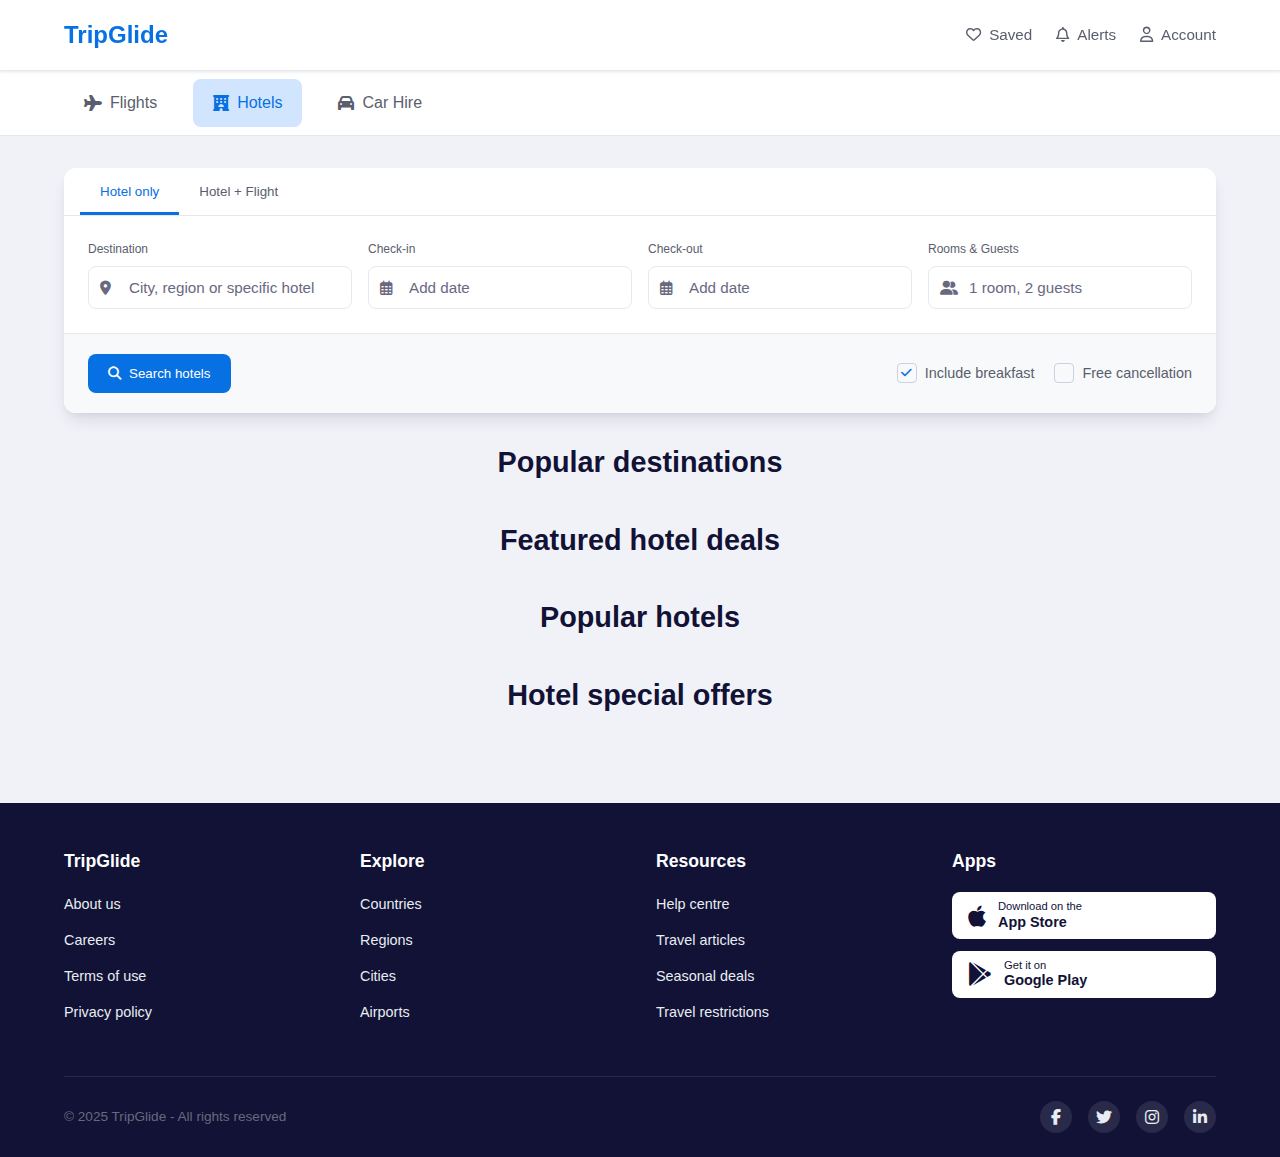
<file: hotels.html>
<!DOCTYPE html>
<html lang="en">
<head>
    <meta charset="UTF-8">
    <meta name="viewport" content="width=device-width, initial-scale=1.0">
    <title>TripGlide - Compare Cheap Flights, Hotels & Car Hire</title>
    <link rel="stylesheet" href="https://cdnjs.cloudflare.com/ajax/libs/font-awesome/6.4.0/css/all.min.css">
    <link rel="stylesheet" href="css/style.css">
    <link rel="icon" href="assets/favicon.ico" type="image/x-icon">
</head>
<body>
    <!-- Header -->
    <header class="main-header">
        <div class="container">
            <div class="header-content">
                <div class="logo">
                    <a href="#main-page">TripGlide</a>
                </div>
                <nav class="main-nav" id="main-nav">
                    <ul class="nav-links">
                        <!-- <li><a href="index.html" class="active"><i class="fas fa-search"></i> Search</a></li> -->
                        <li><a href="#"><i class="far fa-heart"></i> Saved</a></li>
                        <li><a href="#"><i class="far fa-bell"></i> Alerts</a></li>
                        <li><a href="#"><i class="far fa-user"></i> Account</a></li>
                    </ul>
                </nav>
                <div class="mobile-menu-btn">
                    <i class="fas fa-bars"></i>
                </div>
            </div>
        </div>
    </header>

    <main>
        <section id="main-page" class="active-page">
            <!-- Search Tabs -->
            <section class="search-tabs-container">
                <div class="container">
                    <div class="search-tabs">
                        <a href="index.html" class="tab"><i class="fas fa-plane"></i> Flights</a>
                        <a href="hotels.html" class="tab active"><i class="fas fa-hotel"></i> Hotels</a>
                        <a href="cars.html" class="tab"><i class="fas fa-car"></i> Car Hire</a>
                    </div>
                </div>
            </section>

            <!-- Hotel Search Section -->
            <section class="hotel-search-section">
                <div class="container">
                    <div class="search-box">
                        <div class="trip-type">
                            <button class="trip-option active" data-trip="hotel-only">Hotel only</button>
                            <button class="trip-option" data-trip="hotel-flight">Hotel + Flight</button>
                        </div>
                        
                        <div class="search-fields">
                            <div class="search-field destination-field">
                                <label>Destination</label>
                                <div class="input-with-icon">
                                    <i class="fas fa-map-marker-alt"></i>
                                    <input type="text" id="hotel-destination" placeholder="City, region or specific hotel">
                                </div>
                            </div>
                        
                            <div class="search-field check-in-field">
                                <label>Check-in</label>
                                <div class="input-with-icon">
                                    <i class="far fa-calendar-alt"></i>
                                    <input type="text" id="check-in-date" placeholder="Add date" onfocus="(this.type='date')">
                                </div>
                            </div>
                        
                            <div class="search-field check-out-field">
                                <label>Check-out</label>
                                <div class="input-with-icon">
                                    <i class="far fa-calendar-alt"></i>
                                    <input type="text" id="check-out-date" placeholder="Add date" onfocus="(this.type='date')">
                                </div>
                            </div>
                        
                            <div class="search-field rooms-guests-field">
                                <label>Rooms & Guests</label>
                                <div class="input-with-icon">
                                    <i class="fas fa-user-friends"></i>
                                    <input type="text" id="rooms-guests-input" placeholder="1 room, 2 guests" readonly>
                                </div>
                                <div class="rooms-guests-dropdown">
                                    <div class="room-container" id="room-1">
                                        <div class="room-header">
                                            <h4>Room 1</h4>
                                            <button class="remove-room-btn" data-room="1" style="display: none;">Remove</button>
                                        </div>
                                        <div class="guest-type">
                                            <span>Adults</span>
                                            <div class="guest-controls">
                                                <button class="guest-minus" data-type="adult" data-room="1">-</button>
                                                <span class="guest-count" id="room-1-adult-count">2</span>
                                                <button class="guest-plus" data-type="adult" data-room="1">+</button>
                                            </div>
                                        </div>
                                        <div class="guest-type">
                                            <span>Children</span>
                                            <div class="guest-controls">
                                                <button class="guest-minus" data-type="child" data-room="1">-</button>
                                                <span class="guest-count" id="room-1-child-count">0</span>
                                                <button class="guest-plus" data-type="child" data-room="1">+</button>
                                            </div>
                                        </div>
                                        <div class="child-ages" id="room-1-child-ages" style="display: none;">
                                            <!-- Child age selectors will be added dynamically -->
                                        </div>
                                    </div>
                                    <button class="add-room-btn" id="add-room-btn">
                                        <i class="fas fa-plus-circle"></i> Add another room
                                    </button>
                                    <button class="btn done-btn">Done</button>
                                </div>
                            </div>
                        </div>
                    
                        <div class="search-actions">
                            <button class="btn btn-primary search-btn" id="search-hotels-btn">
                                <i class="fas fa-search"></i> Search hotels
                            </button>
                            <div class="search-options">
                                <label class="checkbox-container">
                                    <input type="checkbox" id="include-breakfast" checked="checked">
                                    <span class="checkmark"></span>
                                    <span>Include breakfast</span>
                                </label>
                                <label class="checkbox-container">
                                    <input type="checkbox" id="free-cancellation">
                                    <span class="checkmark"></span>
                                    <span>Free cancellation</span>
                                </label>
                            </div>
                        </div>
                    </div>
                </div>
            </section>

            <!-- Popular Destinations -->
            <section class="popular-destinations-section">
                <div class="container">
                    <h2 class="section-title">Popular destinations</h2>
                    <div class="destinations-grid" id="popular-destinations-grid">
                        <!-- Cards will be generated dynamically -->
                    </div>
                </div>
            </section>

            <!-- Featured Hotel Deals -->
            <section class="hotel-deals-section">
                <div class="container">
                    <h2 class="section-title">Featured hotel deals</h2>
                    <div class="hotel-deals-grid" id="hotel-deals-grid">
                        <!-- Cards will be generated dynamically -->
                    </div>
                </div>
            </section>

            <!-- Hotel Trending Section -->
            <section class="hotel-trending-section">
                <div class="container">
                    <h2 class="section-title">Popular hotels</h2>
                    <div class="hotel-trending-grid" id="hotel-trending-grid">
                        <!-- Cards will be generated dynamically -->
                    </div>
                </div>
            </section>

            <!-- Hotel Deals -->
            <section class="hotel-deals-section">
                <div class="container">
                    <h2 class="section-title">Hotel special offers</h2>
                    <div class="hotel-deals-grid" id="hotel-deals-grid">
                        <!-- Cards will be generated dynamically -->
                    </div>
                </div>
            </section>
        </section>

        <!-- Hotel Search Results Page -->
        <section id="hotel-results-page" class="hotel-search-results hidden-page">
            <div class="container">
                <!-- Search Summary -->
                <div class="search-summary">
                    <div class="hotel-search-summary">
                        <h2 class="location" id="location-display">Hotels in Mumbai</h2>
                        <div class="stay-details">
                            <span id="hotel-date-display">20 Apr - 27 Apr</span>
                            <span class="divider">•</span>
                            <span id="rooms-display">1 room</span>
                            <span class="divider">•</span>
                            <span id="hotel-guests-display">2 guests</span>
                        </div>
                    </div>
                    <button class="btn btn-secondary" id="modify-hotel-search-btn">
                        <i class="fas fa-edit"></i> Modify search
                    </button>
                </div>
            
                <!-- Filters Section -->
                <div class="filters-section">
                    <div class="active-filters">
                        <h3>Filters</h3>
                        <div class="filter-tags" id="active-hotel-filters">
                            <span class="filter-tag">4+ stars <i class="fas fa-times"></i></span>
                        </div>
                    </div>
                    <div class="filter-options">
                        <button class="filter-btn" data-filter="price">
                            <i class="fas fa-dollar-sign"></i> Price <i class="fas fa-chevron-down"></i>
                        </button>
                        <button class="filter-btn" data-filter="rating">
                            <i class="fas fa-star"></i> Rating <i class="fas fa-chevron-down"></i>
                        </button>
                        <button class="filter-btn" data-filter="amenities">
                            <i class="fas fa-swimming-pool"></i> Amenities <i class="fas fa-chevron-down"></i>
                        </button>
                        <button class="filter-btn" data-filter="location">
                            <i class="fas fa-map-marker-alt"></i> Location <i class="fas fa-chevron-down"></i>
                        </button>
                    </div>
                </div>
            
                <!-- Sort Options -->
                <div class="sort-options">
                    <span>Sort by:</span>
                    <button class="sort-btn active" data-sort="recommended">Recommended</button>
                    <button class="sort-btn" data-sort="price-low">Price (low to high)</button>
                    <button class="sort-btn" data-sort="rating-high">Rating (high to low)</button>
                </div>
            
                <!-- Results List -->
                <div class="hotel-results-list" id="hotel-results-list">
                    <!-- Hotel cards will be generated dynamically -->
                </div>
            </div>
        </section>
    </main>

    <footer class="main-footer">
        <div class="container">
            <div class="footer-content">
                <div class="footer-section">
                    <h3>TripGlide</h3>
                    <ul class="footer-links">
                        <li><a href="#">About us</a></li>
                        <li><a href="#">Careers</a></li>
                        <li><a href="#">Terms of use</a></li>
                        <li><a href="#">Privacy policy</a></li>
                    </ul>
                </div>
                <div class="footer-section">
                    <h3>Explore</h3>
                    <ul class="footer-links">
                        <li><a href="#">Countries</a></li>
                        <li><a href="#">Regions</a></li>
                        <li><a href="#">Cities</a></li>
                        <li><a href="#">Airports</a></li>
                    </ul>
                </div>
                <div class="footer-section">
                    <h3>Resources</h3>
                    <ul class="footer-links">
                        <li><a href="#">Help centre</a></li>
                        <li><a href="#">Travel articles</a></li>
                        <li><a href="#">Seasonal deals</a></li>
                        <li><a href="#">Travel restrictions</a></li>
                    </ul>
                </div>
                <div class="footer-section">
                    <h3>Apps</h3>
                    <div class="app-buttons">
                        <button class="app-btn">
                            <i class="fab fa-apple app-icon"></i>
                            <div class="app-text">
                                <span>Download on the</span>
                                <span>App Store</span>
                            </div>
                        </button>
                        <button class="app-btn">
                            <i class="fab fa-google-play app-icon"></i>
                            <div class="app-text">
                                <span>Get it on</span>
                                <span>Google Play</span>
                            </div>
                        </button>
                    </div>
                </div>
            </div>
            <div class="footer-bottom">
                <p class="copyright">© 2025 TripGlide - All rights reserved</p>
                <div class="social-links">
                    <a href="#" class="social-link"><i class="fab fa-facebook-f"></i></a>
                    <a href="#" class="social-link"><i class="fab fa-twitter"></i></a>
                    <a href="#" class="social-link"><i class="fab fa-instagram"></i></a>
                    <a href="#" class="social-link"><i class="fab fa-linkedin-in"></i></a>
                </div>
            </div>
        </div>
    </footer>

    <script src="hotels/main.js"></script>
</body>
</html>
</file>
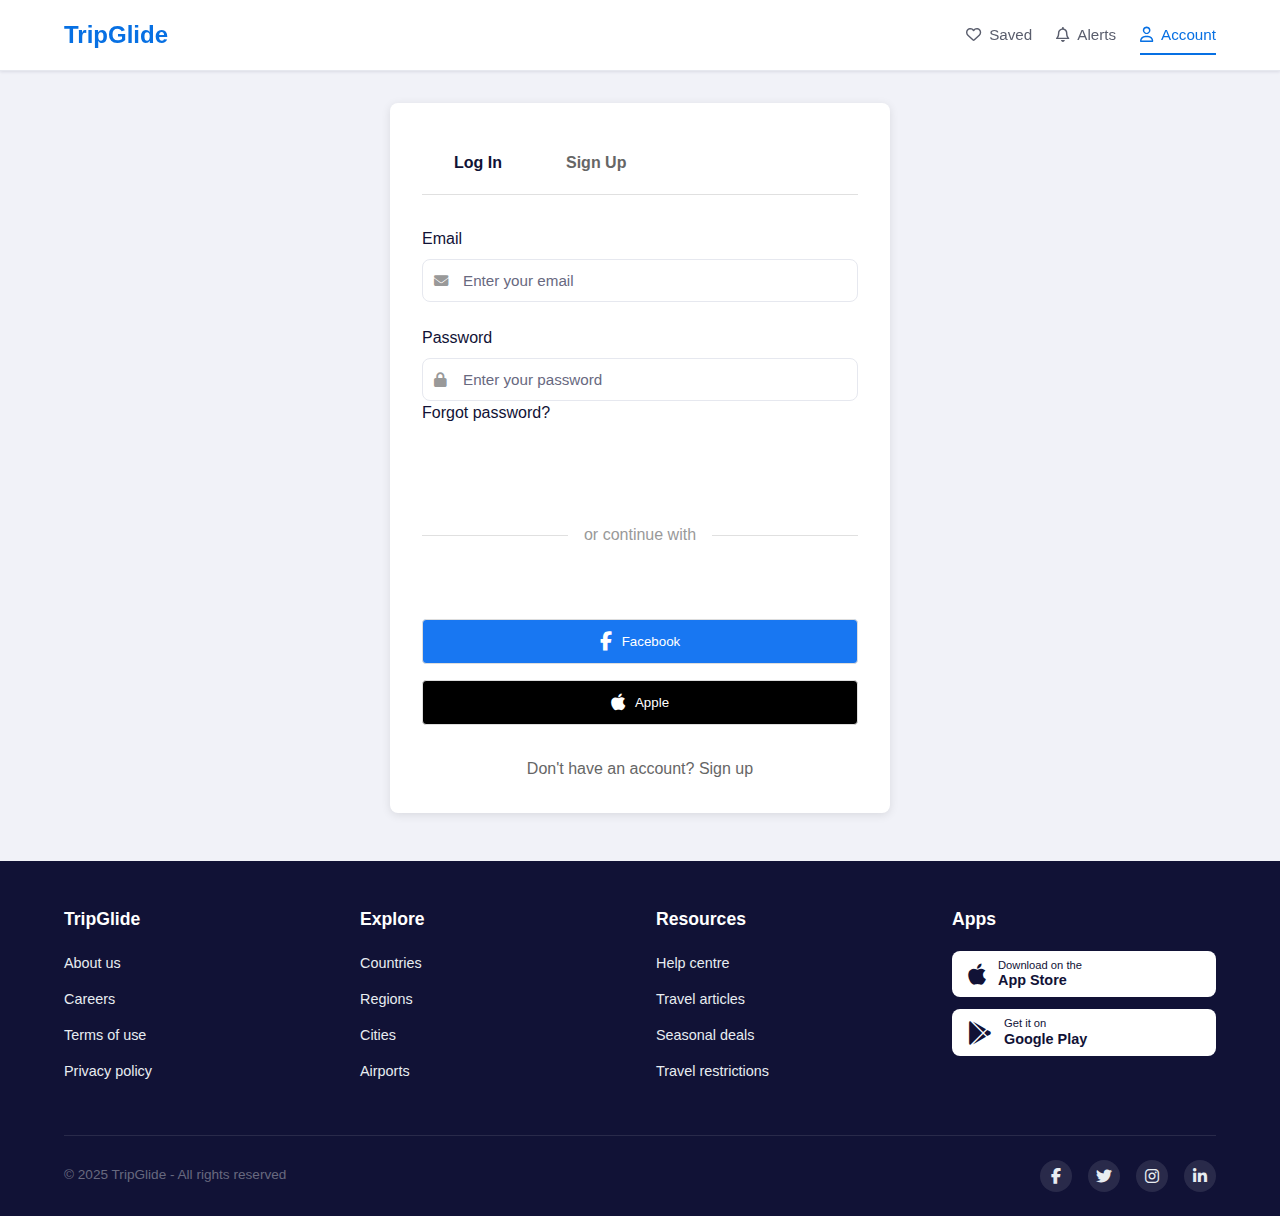
<file: user_login.html>
<!DOCTYPE html>
<html lang="en">
<head>
    <meta charset="UTF-8">
    <meta name="viewport" content="width=device-width, initial-scale=1.0">
    <title>TripGlide - Sign Up or Log In</title>
    <link rel="stylesheet" href="https://cdnjs.cloudflare.com/ajax/libs/font-awesome/6.4.0/css/all.min.css">
    <link rel="stylesheet" href="css/style.css">
    <link rel="icon" href="assets/favicon.ico" type="image/x-icon">
    <style>
        /* Additional styles for auth pages */
        .auth-container {
            max-width: 500px;
            margin: 2rem auto;
            padding: 2rem;
            background: white;
            border-radius: 8px;
            box-shadow: 0 2px 10px rgba(0,0,0,0.1);
        }
        
        .auth-tabs {
            display: flex;
            margin-bottom: 2rem;
            border-bottom: 1px solid #e0e0e0;
        }
        
        .auth-tab {
            padding: 1rem 2rem;
            cursor: pointer;
            font-weight: 600;
            color: #666;
            border-bottom: 3px solid transparent;
            transition: all 0.3s ease;
        }
        
        .auth-tab.active {
            color: var(--color-primary);
            border-bottom: 3px solid var(--color-primary);
        }
        
        .auth-form {
            display: none;
        }
        
        .auth-form.active {
            display: block;
        }
        
        .form-group {
            margin-bottom: 1.5rem;
        }
        
        .form-group label {
            display: block;
            margin-bottom: 0.5rem;
            font-weight: 500;
            color: var(--color-text-dark);
        }
        
        .form-control {
            width: 100%;
            padding: 0.75rem;
            border: 1px solid #ddd;
            border-radius: 4px;
            font-size: 1rem;
            transition: border 0.3s ease;
        }
        
        .form-control:focus {
            border-color: var(--color-primary);
            outline: none;
        }
        
        .input-with-icon {
            position: relative;
        }
        
        .input-with-icon i {
            position: absolute;
            left: 12px;
            top: 50%;
            transform: translateY(-50%);
            color: #999;
        }
        
        .input-with-icon input {
            padding-left: 40px;
        }
        
        .btn-auth {
            width: 100%;
            padding: 1rem;
            background: var(--color-primary);
            color: white;
            border: none;
            border-radius: 4px;
            font-size: 1rem;
            font-weight: 600;
            cursor: pointer;
            transition: background 0.3s ease;
        }
        
        .btn-auth:hover {
            background: var(--color-primary-dark);
        }
        
        .auth-divider {
            display: flex;
            align-items: center;
            margin: 1.5rem 0;
            color: #999;
        }
        
        .auth-divider::before,
        .auth-divider::after {
            content: "";
            flex: 1;
            border-bottom: 1px solid #e0e0e0;
        }
        
        .auth-divider span {
            padding: 0 1rem;
        }
        
        .social-auth {
            display: flex;
            flex-direction: column;
            gap: 1rem;
        }
        
        .btn-social {
            display: flex;
            align-items: center;
            justify-content: center;
            padding: 0.75rem;
            border: 1px solid #ddd;
            border-radius: 4px;
            font-weight: 500;
            cursor: pointer;
            transition: all 0.3s ease;
        }
        
        .btn-social i {
            margin-right: 10px;
            font-size: 1.2rem;
        }
        
        .btn-google {
            background: white;
            color: #4285F4;
        }
        
        .btn-facebook {
            background: #1877F2;
            color: white;
        }
        
        .btn-apple {
            background: black;
            color: white;
        }
        
        .auth-footer {
            text-align: center;
            margin-top: 2rem;
            color: #666;
        }
        
        .auth-footer a {
            color: var(--color-primary);
            text-decoration: none;
        }
        
        @media (max-width: 768px) {
            .auth-container {
                margin: 1rem;
                padding: 1.5rem;
            }
            
            .auth-tab {
                padding: 0.75rem 1rem;
                font-size: 0.9rem;
            }
        }
    </style>
</head>
<body>
    <!-- Header -->
    <header class="main-header">
        <div class="container">
            <div class="header-content">
                <div class="logo">
                    <a href="index.html">TripGlide</a>
                </div>
                <nav class="main-nav">
                    <ul class="nav-links">
                        <!-- <li><a href="index.html"><i class="fas fa-search"></i> Search</a></li> -->
                        <li><a href="#"><i class="far fa-heart"></i> Saved</a></li>
                        <li><a href="#"><i class="far fa-bell"></i> Alerts</a></li>
                        <li><a href="#" class="active"><i class="far fa-user"></i> Account</a></li>
                    </ul>
                </nav>
                <div class="mobile-menu-btn">
                    <i class="fas fa-bars"></i>
                </div>
            </div>
        </div>
    </header>

    <main>
        <section class="auth-section">
            <div class="container">
                <div class="auth-container">
                    <div class="auth-tabs">
                        <div class="auth-tab active" data-tab="login">Log In</div>
                        <div class="auth-tab" data-tab="signup">Sign Up</div>
                    </div>
                    
                    <!-- Login Form -->
                    <form id="login-form" class="auth-form active">
                        <div class="form-group">
                            <label for="login-email">Email</label>
                            <div class="input-with-icon">
                                <i class="fas fa-envelope"></i>
                                <input type="email" id="login-email" class="form-control" placeholder="Enter your email" required>
                            </div>
                        </div>
                        
                        <div class="form-group">
                            <label for="login-password">Password</label>
                            <div class="input-with-icon">
                                <i class="fas fa-lock"></i>
                                <input type="password" id="login-password" class="form-control" placeholder="Enter your password" required>
                            </div>
                            <div class="text-right">
                                <a href="#" class="forgot-password">Forgot password?</a>
                            </div>
                        </div>
                        
                        <button type="submit" class="btn-auth">Log In</button>
                        
                        <div class="auth-divider">
                            <span>or continue with</span>
                        </div>
                        
                        <div class="social-auth">
                            
                                <!-- Google Sign-In Button -->
<div id="g_id_onload"
     data-client_id="420681993853-tg4m31m6ahi0g8fjffl3hs7gbcclps3c.apps.googleusercontent.com"
     data-context="signup"
     data-ux_mode="popup"
     data-callback="handleGoogleSignIn"
     data-auto_prompt="false">
</div>

<div class="g_id_signin"
     data-type="standard"
     data-shape="rectangular"
     data-theme="outline"
     data-text="signup_with"
     data-size="large"
     data-logo_alignment="left"
     style="width: 100%; margin-bottom: 1rem;">
</div>
                            
                            <button type="button" class="btn-social btn-facebook">
                                <i class="fab fa-facebook-f"></i> Facebook
                            </button>
                            <button type="button" class="btn-social btn-apple">
                                <i class="fab fa-apple"></i> Apple
                            </button>
                        </div>
                    </form>
                    
                    <!-- Signup Form -->
                    <form id="signup-form" class="auth-form">
                        <div class="form-group">
                            <label for="signup-name">Full Name</label>
                            <div class="input-with-icon">
                                <i class="fas fa-user"></i>
                                <input type="text" id="signup-name" class="form-control" placeholder="Enter your full name" required>
                            </div>
                        </div>
                        
                        <div class="form-group">
                            <label for="signup-email">Email</label>
                            <div class="input-with-icon">
                                <i class="fas fa-envelope"></i>
                                <input type="email" id="signup-email" class="form-control" placeholder="Enter your email" required>
                            </div>
                        </div>
                        
                        <div class="form-group">
                            <label for="signup-password">Password</label>
                            <div class="input-with-icon">
                                <i class="fas fa-lock"></i>
                                <input type="password" id="signup-password" class="form-control" placeholder="Create a password" required>
                            </div>
                            <small class="text-muted">Use 8 or more characters with a mix of letters, numbers & symbols</small>
                        </div>
                        
                        <div class="form-group">
                            <label for="signup-confirm">Confirm Password</label>
                            <div class="input-with-icon">
                                <i class="fas fa-lock"></i>
                                <input type="password" id="signup-confirm" class="form-control" placeholder="Confirm your password" required>
                            </div>
                        </div>
                        
                        <div class="form-group">
                            <label class="checkbox-container">
                                <input type="checkbox" id="terms-agree" required>
                                <span class="checkmark"></span>
                                <span>I agree to the <a href="#">Terms of Service</a> and <a href="#">Privacy Policy</a></span>
                            </label>
                        </div>
                        
                        <button type="submit" class="btn-auth">Create Account</button>
                        
                        <div class="auth-divider">
                            <span>or sign up with</span>
                        </div>
                        
                        <div class="social-auth">
                            
                                <div id="g_id_onload"
                                     data-client_id="YOUR_GOOGLE_CLIENT_ID.apps.googleusercontent.com"
                                     data-context="signup"
                                     data-ux_mode="popup"
                                     data-callback="handleGoogleSignIn"
                                     data-auto_prompt="false">
                                </div>

                                <div class="g_id_signin"
                                     data-type="standard"
                                     data-shape="rectangular"
                                     data-theme="outline"
                                     data-text="signup_with"
                                     data-size="large"
                                     data-logo_alignment="left">
                                </div>
                            
                            <button type="button" class="btn-social btn-facebook">
                                <i class="fab fa-facebook-f"></i> Facebook
                            </button>
                            <button type="button" class="btn-social btn-apple">
                                <i class="fab fa-apple"></i> Apple
                            </button>
                        </div>
                    </form>
                    
                    <div class="auth-footer">
                        <div id="login-footer" class="auth-footer-text">
                            Don't have an account? <a href="#" class="switch-to-signup">Sign up</a>
                        </div>
                        <div id="signup-footer" class="auth-footer-text" style="display: none;">
                            Already have an account? <a href="#" class="switch-to-login">Log in</a>
                        </div>
                    </div>
                </div>
            </div>
        </section>
    </main>

    <!-- Footer (Same as other pages) -->
    <footer class="main-footer">
        <div class="container">
            <div class="footer-content">
                <div class="footer-section">
                    <h3>TripGlide</h3>
                    <ul class="footer-links">
                        <li><a href="#">About us</a></li>
                        <li><a href="#">Careers</a></li>
                        <li><a href="#">Terms of use</a></li>
                        <li><a href="#">Privacy policy</a></li>
                    </ul>
                </div>
                <div class="footer-section">
                    <h3>Explore</h3>
                    <ul class="footer-links">
                        <li><a href="#">Countries</a></li>
                        <li><a href="#">Regions</a></li>
                        <li><a href="#">Cities</a></li>
                        <li><a href="#">Airports</a></li>
                    </ul>
                </div>
                <div class="footer-section">
                    <h3>Resources</h3>
                    <ul class="footer-links">
                        <li><a href="#">Help centre</a></li>
                        <li><a href="#">Travel articles</a></li>
                        <li><a href="#">Seasonal deals</a></li>
                        <li><a href="#">Travel restrictions</a></li>
                    </ul>
                </div>
                <div class="footer-section">
                    <h3>Apps</h3>
                    <div class="app-buttons">
                        <button class="app-btn">
                            <i class="fab fa-apple app-icon"></i>
                            <div class="app-text">
                                <span>Download on the</span>
                                <span>App Store</span>
                            </div>
                        </button>
                        <button class="app-btn">
                            <i class="fab fa-google-play app-icon"></i>
                            <div class="app-text">
                                <span>Get it on</span>
                                <span>Google Play</span>
                            </div>
                        </button>
                    </div>
                </div>
            </div>
            <div class="footer-bottom">
                <p class="copyright">© 2025 TripGlide - All rights reserved</p>
                <div class="social-links">
                    <a href="#" class="social-link"><i class="fab fa-facebook-f"></i></a>
                    <a href="#" class="social-link"><i class="fab fa-twitter"></i></a>
                    <a href="#" class="social-link"><i class="fab fa-instagram"></i></a>
                    <a href="#" class="social-link"><i class="fab fa-linkedin-in"></i></a>
                </div>
            </div>
        </div>
    </footer>
    <script src="https://accounts.google.com/gsi/client" async defer></script>
    <script>
        // Tab switching functionality
        document.addEventListener('DOMContentLoaded', function() {
            const loginTab = document.querySelector('.auth-tab[data-tab="login"]');
            const signupTab = document.querySelector('.auth-tab[data-tab="signup"]');
            const loginForm = document.getElementById('login-form');
            const signupForm = document.getElementById('signup-form');
            const loginFooter = document.getElementById('login-footer');
            const signupFooter = document.getElementById('signup-footer');
            const switchToSignupLinks = document.querySelectorAll('.switch-to-signup');
            const switchToLoginLinks = document.querySelectorAll('.switch-to-login');
            
            // Switch to Signup
            function showSignup() {
                loginTab.classList.remove('active');
                signupTab.classList.add('active');
                loginForm.classList.remove('active');
                signupForm.classList.add('active');
                loginFooter.style.display = 'none';
                signupFooter.style.display = 'block';
            }
            
            // Switch to Login
            function showLogin() {
                signupTab.classList.remove('active');
                loginTab.classList.add('active');
                signupForm.classList.remove('active');
                loginForm.classList.add('active');
                signupFooter.style.display = 'none';
                loginFooter.style.display = 'block';
            }
            
            // Tab click events
            loginTab.addEventListener('click', showLogin);
            signupTab.addEventListener('click', showSignup);
            
            // Footer link events
            switchToSignupLinks.forEach(link => {
                link.addEventListener('click', function(e) {
                    e.preventDefault();
                    showSignup();
                });
            });
            
            switchToLoginLinks.forEach(link => {
                link.addEventListener('click', function(e) {
                    e.preventDefault();
                    showLogin();
                });
            });
            
            // Form submission (would be handled with backend in real implementation)
            loginForm.addEventListener('submit', function(e) {
                e.preventDefault();
                // Login logic would go here
                console.log('Login submitted');
            });
            
            signupForm.addEventListener('submit', function(e) {
                e.preventDefault();
                // Signup logic would go here
                console.log('Signup submitted');
            });
        });
        function handleGoogleSignIn(response) {
    const credential = response.credential;
    
    fetch('http://localhost:3000/api/auth/google', {
        method: 'POST',
        headers: {
            'Content-Type': 'application/json',
        },
        body: JSON.stringify({ token: credential })
    })
    .then(response => {
        if (!response.ok) {
            throw new Error('Network response was not ok');
        }
        return response.json();
    })
    .then(data => {
        if (data.success) {
            // Store token in localStorage
            localStorage.setItem('tripglide_token', data.token);
            localStorage.setItem('user', JSON.stringify(data.user));
            
            // Redirect to dashboard or home page
            window.location.href = '/dashboard.html';
        } else {
            alert('Authentication failed: ' + (data.message || 'Unknown error'));
        }
    })
    .catch(error => {
        console.error('Error:', error);
        alert('Authentication error. Please try again.');
    });
}

// Add this to your existing DOMContentLoaded event listener
document.getElementById('login-form').addEventListener('submit', function(e) {
    e.preventDefault();
    // Handle regular email/password login
    console.log('Regular login submitted');
});

document.getElementById('signup-form').addEventListener('submit', function(e) {
    e.preventDefault();
    // Handle regular signup
    console.log('Regular signup submitted');
});
    </script>
</body>
</html>
</file>
<file: css/style.css>
:root {
    /* Vibrant Color Palette - Skyscanner-inspired */
    --primary-blue: #0770e3;
    --primary-blue-dark: #054ab2;
    --primary-blue-light: #d1e5ff;
    --accent-green: #00a698;
    --accent-red: #d1435b;
    --accent-yellow: #ffb470;
    
    /* Text colors */
    --text-dark: #111236;
    --text-medium: #5a5e6d;
    --text-light: #68697f;
    --text-extra-light: #e8edf1;
    
    /* Backgrounds */
    --bg-white: #ffffff;
    --bg-light: #f1f2f8;
    --bg-lighter: #f7f9fa;
    --bg-dark: #111236;
    
    /* Borders & Dividers */
    --border-light: #e6e8ef;
    --border-medium: #cdd0df;
    
    /* Shadows */
    --shadow-sm: 0 1px 3px rgba(17, 18, 54, 0.1);
    --shadow-md: 0 4px 6px -1px rgba(17, 18, 54, 0.1), 0 2px 4px -1px rgba(17, 18, 54, 0.06);
    --shadow-lg: 0 10px 15px -3px rgba(17, 18, 54, 0.1), 0 4px 6px -2px rgba(17, 18, 54, 0.05);
    --shadow-xl: 0 20px 25px -5px rgba(17, 18, 54, 0.1), 0 10px 10px -5px rgba(17, 18, 54, 0.04);
    
    /* Transitions */
    --transition-fast: 0.15s ease-in-out;
    --transition-normal: 0.3s ease-in-out;
    --transition-slow: 0.5s ease-in-out;
    
    /* Border Radius */
    --radius-sm: 4px;
    --radius-md: 8px;
    --radius-lg: 12px;
    --radius-xl: 16px;
    --radius-full: 9999px;
}

/* Base Reset & Typography */
* {
    margin: 0;
    padding: 0;
    box-sizing: border-box;
}

html {
    scroll-behavior: smooth;
}

body {
    font-family: -apple-system, BlinkMacSystemFont, 'Segoe UI', Roboto, Oxygen, Ubuntu, Cantarell, sans-serif;
    line-height: 1.5;
    color: var(--text-dark);
    background-color: var(--bg-light);
    -webkit-font-smoothing: antialiased;
    -moz-osx-font-smoothing: grayscale;
}

h1, h2, h3, h4 {
    font-weight: 600;
    line-height: 1.2;
}

a {
    color: inherit;
    text-decoration: none;
    transition: color var(--transition-fast);
}

img {
    max-width: 100%;
    height: auto;
    display: block;
}

/* Layout Components */
.container {
    width: 100%;
    max-width: 1200px;
    margin: 0 auto;
    padding: 0 1.5rem;
}

.hidden-page {
    display: none;
}

.active-page {
    display: block;
}

/* Section styles */
.section-title {
    font-size: 1.5rem;
    font-weight: 700;
    margin-bottom: 1.5rem;
    color: var(--text-dark);
}

/* Header Styles */
.main-header {
    position: sticky;
    top: 0;
    z-index: 50;
    background-color: var(--bg-white);
    box-shadow: var(--shadow-sm);
    border-bottom: 1px solid var(--border-light);
}

.header-content {
    display: flex;
    justify-content: space-between;
    align-items: center;
    height: 70px;
}

.logo {
    font-size: 1.5rem;
    font-weight: 700;
    color: var(--primary-blue);
}

/* Navigation */
.main-nav .nav-links {
    display: flex;
    gap: 1.5rem;
    list-style: none;
}

.nav-links a {
    font-weight: 500;
    font-size: 0.95rem;
    color: var(--text-medium);
    display: flex;
    align-items: center;
    gap: 0.5rem;
    padding: 0.5rem 0;
    position: relative;
}

.nav-links a.active,
.nav-links a:hover {
    color: var(--primary-blue);
}

.nav-links a.active::after {
    content: '';
    position: absolute;
    bottom: -1px;
    left: 0;
    width: 100%;
    height: 2px;
    background: var(--primary-blue);
}

.mobile-menu-btn {
    display: none;
    font-size: 1.25rem;
    color: var(--text-dark);
    cursor: pointer;
}

/* Search Tabs */
.search-tabs-container {
    background-color: var(--bg-white);
    border-bottom: 1px solid var(--border-light);
}

.search-tabs {
    display: flex;
    gap: 1rem;
    padding: 0.5rem 0;
}

.tab {
    padding: 0.75rem 1.25rem;
    font-weight: 500;
    color: var(--text-medium);
    background: transparent;
    border: none;
    border-radius: var(--radius-md);
    cursor: pointer;
    display: flex;
    align-items: center;
    gap: 0.5rem;
    transition: background var(--transition-fast);
}

.tab:hover {
    background: var(--bg-light);
}

.tab.active {
    color: var(--primary-blue);
    background: var(--primary-blue-light);
}

/* Flight Search Box */
.flight-search-section {
    padding: 2rem 0;
}

.search-box {
    background: var(--bg-white);
    border-radius: var(--radius-lg);
    box-shadow: var(--shadow-lg);
    overflow: hidden;
}

.trip-type {
    display: flex;
    border-bottom: 1px solid var(--border-light);
    padding: 0 1rem;
}

.trip-option {
    padding: 1rem 1.25rem;
    font-weight: 500;
    color: var(--text-medium);
    background: transparent;
    border: none;
    cursor: pointer;
    position: relative;
    transition: color var(--transition-fast);
}

.trip-option:hover {
    color: var(--primary-blue);
}

.trip-option.active {
    color: var(--primary-blue);
}

.trip-option.active::after {
    content: '';
    position: absolute;
    bottom: 0;
    left: 0;
    width: 100%;
    height: 3px;
    background: var(--primary-blue);
}

/* Search Fields */
.search-fields {
    display: grid;
    grid-template-columns: repeat(auto-fit, minmax(200px, 1fr));
    gap: 1rem;
    padding: 1.5rem;
    position: relative;
}

.search-field {
    position: relative;
}

.search-field label {
    display: block;
    font-size: 0.75rem;
    font-weight: 500;
    color: var(--text-medium);
    margin-bottom: 0.5rem;
}

.input-with-icon {
    position: relative;
}

.input-with-icon i {
    position: absolute;
    left: 0.75rem;
    top: 50%;
    transform: translateY(-50%);
    color: var(--text-light);
    font-size: 0.9rem;
}

.input-with-icon input {
    width: 100%;
    padding: 0.75rem 1rem 0.75rem 2.5rem;
    border: 1px solid var(--border-light);
    border-radius: var(--radius-md);
    font-size: 0.95rem;
    color: var(--text-dark);
    transition: all var(--transition-fast);
    background-color: var(--bg-white);
}

.input-with-icon input:focus {
    outline: none;
    border-color: var(--primary-blue);
    box-shadow: 0 0 0 3px rgba(7, 112, 227, 0.15);
}

.input-with-icon input::placeholder {
    color: var(--text-light);
}

/* Swap Button */
.swap-btn {
    position: absolute;
    top: 100%;
    left: 21%;
    transform: translate(-50%, -50%);
    background: var(--primary-blue);
    color: white;
    border: none;
    width: 2.25rem;
    height: 2.25rem;
    border-radius: var(--radius-full);
    cursor: pointer;
    display: flex;
    align-items: center;
    justify-content: center;
    z-index: 5;
    box-shadow: var(--shadow-md);
    transition: all var(--transition-normal);
}

.swap-btn:hover {
    transform: translate(-50%, -50%) rotate(180deg);
    background: var(--primary-blue-dark);
}

/* Passengers Dropdown */
.passengers-field {
    position: relative;
}

.passengers-dropdown {
    /* position: absolute; */
    top: calc(100% + 0.5rem);
    right: 0;
    margin: 10px;
    background: var(--bg-white);
    border-radius: var(--radius-lg);
    box-shadow: var(--shadow-xl);
    padding: 1.25rem;
    z-index: 20;
    display: none;
}

.passengers-field.active .passengers-dropdown {
    display: block;
}

.passenger-type {
    display: flex;
    justify-content: space-between;
    align-items: center;
    margin-bottom: 1rem;
}

.passenger-controls {
    display: flex;
    align-items: center;
    gap: 0.75rem;
}

.passenger-minus,
.passenger-plus {
    width: 1.75rem;
    height: 1.75rem;
    border-radius: var(--radius-full);
    border: 1px solid var(--border-light);
    background: transparent;
    cursor: pointer;
    display: flex;
    align-items: center;
    justify-content: center;
    font-size: 1rem;
    transition: all var(--transition-fast);
}

.passenger-minus:hover,
.passenger-plus:hover {
    background: var(--bg-light);
    border-color: var(--border-medium);
}

.passenger-count {
    min-width: 1.5rem;
    text-align: center;
    font-weight: 500;
}

.cabin-class {
    margin-top: 1.25rem;
    padding-top: 1.25rem;
    border-top: 1px solid var(--border-light);
}

.cabin-class span {
    display: block;
    margin-bottom: 0.5rem;
}

.cabin-class select {
    width: 100%;
    padding: 0.75rem;
    border: 1px solid var(--border-light);
    border-radius: var(--radius-md);
    color: var(--text-dark);
    background-color: var(--bg-white);
}

.done-btn {
    width: 100%;
    margin-top: 1.25rem;
    padding: 0.75rem;
    background: var(--primary-blue);
    color: white;
    border: none;
    border-radius: var(--radius-md);
    font-weight: 500;
    cursor: pointer;
    transition: all var(--transition-fast);
}

.done-btn:hover {
    background: var(--primary-blue-dark);
}

/* Search Actions */
.search-actions {
    display: flex;
    justify-content: space-between;
    align-items: center;
    padding: 1.25rem 1.5rem;
    border-top: 1px solid var(--border-light);
    background: var(--bg-lighter);
}

.btn {
    padding: 0.75rem 1.25rem;
    border: none;
    border-radius: var(--radius-md);
    font-weight: 500;
    cursor: pointer;
    display: inline-flex;
    align-items: center;
    gap: 0.5rem;
    transition: all var(--transition-fast);
}

.btn-primary {
    background: var(--primary-blue);
    color: white;
}

.btn-primary:hover {
    background: var(--primary-blue-dark);
}

.btn-secondary {
    background: var(--bg-white);
    color: var(--primary-blue);
    border: 1px solid var(--primary-blue);
}

.btn-secondary:hover {
    background: var(--primary-blue-light);
}

.search-options {
    display: flex;
    align-items: center;
    gap: 1.25rem;
}

.checkbox-container {
    display: flex;
    align-items: center;
    gap: 0.5rem;
    cursor: pointer;
    font-size: 0.9rem;
    color: var(--text-medium);
}

.checkbox-container input {
    display: none;
}

.checkmark {
    width: 1.25rem;
    height: 1.25rem;
    border: 1px solid var(--border-medium);
    border-radius: var(--radius-sm);
    display: inline-flex;
    align-items: center;
    justify-content: center;
}

.checkbox-container input:checked ~ .checkmark::after {
    content: "\f00c";
    font-family: "Font Awesome 6 Free";
    font-weight: 900;
    font-size: 0.75rem;
    color: var(--primary-blue);
}

.btn-link {
    background: transparent;
    padding: 0;
    color: var(--primary-blue);
    font-size: 0.9rem;
}

.btn-link:hover {
    text-decoration: underline;
}

/* Trending & Deals Sections */
.trending-section,
.deals-section {
    padding: 3rem 0;
}

.trending-grid,
.deals-grid {
    display: grid;
    grid-template-columns: repeat(auto-fill, minmax(260px, 1fr));
    gap: 1.5rem;
}

/* .trending-section,
.deals-section {
    padding: 3rem 0;
} */

.popular-grid {
    display: grid;
    grid-template-columns: repeat(auto-fill, minmax(260px, 1fr));
    gap: 1.5rem;
    align-items: center;
}
.location-card {
    position: relative;
    overflow: hidden;
    border-radius: var(--radius-lg);
    box-shadow: var(--shadow-sm);
    aspect-ratio: 4/3; /* Maintain consistent aspect ratio */
    height: 200px; /* Set a fixed height or use min-height */
    transition: all var(--transition-slow);
    
}

.location-card img {
    width: 100%;
    height: 100%;
    object-fit: cover;
    transition: transform var(--transition-slow);
    filter: brightness(0.95); /* Slightly reduce brightness for better text contrast */
    will-change: transform; /* Optimize for animations */
}

/* Hover effects */
.location-card:hover {
    box-shadow: var(--shadow-md);
}

.location-card:hover img {
    transform: scale(1.05);
    filter: brightness(1);
}

/* Location info overlay */
.location-info {
    position: absolute;
    bottom: 0;
    left: 0;
    right: 0;
    padding: 1rem;
    background: linear-gradient(to top, rgba(0,0,0,0.7) 0%, transparent 100%);
    color: white;
    transform: translateY(0);
    transition: all var(--transition-slow);
}

.location-info h3 {
    margin: 0;
    font-size: 1.2rem;
    font-weight: 600;
}

.location-info p {
    margin: 0.25rem 0 0;
    font-size: 0.9rem;
    opacity: 0.9;
}

/* Hover effects for info */
.location-card:hover .location-info {
    transform: translateY(-5px);
}
.destination-card,
.deal-card {
    background: var(--bg-white);
    border-radius: var(--radius-lg);
    overflow: hidden;
    box-shadow: var(--shadow-md);
    transition: transform var(--transition-normal), box-shadow var(--transition-normal);
    cursor: pointer;
}

.destination-card:hover,
.deal-card:hover {
    transform: translateY(-4px);
    box-shadow: var(--shadow-lg);
}

.destination-image,
.deal-image {
    height: 160px;
    position: relative;
    overflow: hidden;
}

.destination-image img,
.deal-image img {
    width: 100%;
    height: 100%;
    object-fit: cover;
    transition: transform var(--transition-slow);
}

.destination-card:hover .destination-image img,
.deal-card:hover .deal-image img {
    transform: scale(1.05);
}

.destination-info,
.deal-info {
    padding: 1.25rem;
}

.destination-info h3,
.deal-info h3 {
    font-size: 1.1rem;
    margin-bottom: 0.5rem;
}

.destination-info p {
    font-size: 0.9rem;
    color: var(--text-medium);
}

.price {
    font-weight: 600;
    color: var(--primary-blue)
}

/* Deals Section Container */
.deals-section {
    padding: 3rem 0;
    background-color: var(--color-bg-light);
}

.section-title {
    text-align: center;
    margin-bottom: 2rem;
    font-size: 1.8rem;
    color: var(--color-text-dark);
    font-weight: 700;
}

/* Deals Grid Layout */
.deals-grid {
    display: grid;
    grid-template-columns: repeat(auto-fill, minmax(280px, 1fr));
    gap: 1.5rem;
    padding: 0 1rem;
}

/* ===== Car Rental Grid ===== */
.deals-section {
    padding: 3rem 0;
    background-color: var(--color-bg-light);
  }
  
  .section-title {
    text-align: center;
    margin-bottom: 2rem;
    font-size: 1.8rem;
    color: var(--color-text-dark);
    font-weight: 700;
    position: relative;
  }
  
  .section-title::after {
    content: "";
    display: block;
    width: 60px;
    height: 3px;
    background: var(--color-primary);
    margin: 0.5rem auto 0;
  }
  
  .deals-grid {
    display: grid;
    grid-template-columns: repeat(auto-fill, minmax(280px, 1fr));
    gap: 1.5rem;
    padding: 0 1rem;
    max-width: 1200px;
    margin: 0 auto;
  }
  
  /* ===== Car Card Design ===== */
  .car-card {
    background: white;
    border-radius: 8px;
    overflow: hidden;
    box-shadow: 0 2px 8px rgba(0,0,0,0.1);
    transition: all 0.3s ease;
    display: flex;
    flex-direction: column;
  }
  
  .car-card:hover {
    transform: translateY(-5px);
    box-shadow: 0 5px 15px rgba(0,0,0,0.1);
  }
  
  .car-card-img-container {
    position: relative;
    height: 180px;
    overflow: hidden;
  }
  
  .car-card img {
    width: 100%;
    height: 100%;
    object-fit: cover;
    transition: transform 0.5s ease;
  }
  
  .car-card:hover img {
    transform: scale(1.05);
  }
  
  .car-badge {
    position: absolute;
    top: 10px;
    right: 10px;
    background: var(--color-primary);
    color: white;
    padding: 0.25rem 0.5rem;
    border-radius: 4px;
    font-size: 0.75rem;
    font-weight: 600;
  }
  
  .car-info {
    padding: 1.25rem;
    flex-grow: 1;
    display: flex;
    flex-direction: column;
  }
  
  .car-info h3 {
    margin: 0 0 0.25rem;
    font-size: 1.25rem;
    color: var(--color-text-dark);
  }
  
  .car-type {
    margin: 0 0 1rem;
    font-size: 0.9rem;
    color: var(--color-text-muted);
  }
  
  .car-features {
    display: flex;
    gap: 1rem;
    margin-bottom: 1.25rem;
    flex-wrap: wrap;
  }
  
  .car-feature {
    display: flex;
    align-items: center;
    gap: 0.3rem;
    font-size: 0.85rem;
    color: var(--color-text-muted);
  }
  
  .car-feature i {
    color: var(--color-primary);
    font-size: 0.9rem;
  }
  
  .car-price-container {
    margin-top: auto;
    display: flex;
    justify-content: space-between;
    align-items: flex-end;
  }
  
  .car-price {
    display: flex;
    align-items: baseline;
    gap: 0.25rem;
  }
  
  .price-amount {
    font-size: 1.5rem;
    font-weight: 700;
    color: var(--color-primary);
  }
  
  .price-period {
    font-size: 0.9rem;
    color: var(--color-text-muted);
  }
  
  .book-now {
    background: var(--color-primary);
    color: white;
    border: none;
    padding: 0.5rem 1rem;
    border-radius: 4px;
    font-weight: 600;
    cursor: pointer;
    transition: background 0.2s ease;
  }
  
  .book-now:hover {
    background: var(--color-primary-dark);
  }
  
  /* ===== Responsive Adjustments ===== */
  @media (max-width: 768px) {
    .deals-grid {
      grid-template-columns: repeat(auto-fill, minmax(240px, 1fr));
    }
    
    .car-card-img-container {
      height: 160px;
    }
  }
  
  @media (max-width: 480px) {
    .deals-grid {
      grid-template-columns: 1fr;
      gap: 1.25rem;
    }
    
    .section-title {
      font-size: 1.5rem;
    }
  }
/* Flight Results Styles */
.search-results {
    padding: 2rem 0;
}

.search-summary {
    display: flex;
    justify-content: space-between;
    align-items: center;
    margin-bottom: 1.5rem;
}

.route-summary h2 {
    font-size: 1.5rem;
    margin-bottom: 0.5rem;
}

.trip-details {
    display: flex;
    align-items: center;
    gap: 0.5rem;
    color: var(--text-medium);
    font-size: 0.9rem;
}

.divider {
    font-size: 0.8rem;
    color: var(--border-medium);
}

/* Filters */
.filters-section {
    background: var(--bg-white);
    border-radius: var(--radius-lg);
    padding: 1.25rem;
    box-shadow: var(--shadow-md);
    margin-bottom: 1.5rem;
}

.active-filters {
    display: flex;
    align-items: center;
    margin-bottom: 1rem;
}

.active-filters h3 {
    font-size: 1rem;
    margin-right: 1rem;
}

.filter-tags {
    display: flex;
    flex-wrap: wrap;
    gap: 0.5rem;
}

.filter-tag {
    display: inline-flex;
    align-items: center;
    gap: 0.5rem;
    padding: 0.4rem 0.75rem;
    background: var(--primary-blue-light);
    color: var(--primary-blue);
    border-radius: var(--radius-full);
    font-size: 0.85rem;
    font-weight: 500;
}

.filter-tag i {
    cursor: pointer;
}

.filter-options {
    display: flex;
    gap: 0.75rem;
    flex-wrap: wrap;
}

.filter-btn {
    display: flex;
    align-items: center;
    gap: 0.5rem;
    padding: 0.75rem 1rem;
    border: 1px solid var(--border-light);
    border-radius: var(--radius-full);
    background: var(--bg-white);
    color: var(--text-medium);
    font-weight: 500;
    cursor: pointer;
    transition: all var(--transition-fast);
}

.filter-btn:hover {
    border-color: var(--primary-blue);
    color: var(--primary-blue);
}

/* Sort Options */
.sort-options {
    display: flex;
    align-items: center;
    gap: 1rem;
    margin-bottom: 1.5rem;
    color: var(--text-medium);
    font-size: 0.9rem;
}

.sort-btn {
    background: transparent;
    border: none;
    color: var(--text-medium);
    font-weight: 500;
    cursor: pointer;
    padding: 0.5rem 0;
    position: relative;
}

.sort-btn:hover,
.sort-btn.active {
    color: var(--primary-blue);
}

.sort-btn.active::after {
    content: '';
    position: absolute;
    bottom: 0;
    left: 0;
    width: 100%;
    height: 2px;
    background: var(--primary-blue);
}

/* Results List */
.results-list {
    display: flex;
    flex-direction: column;
    gap: 1rem;
}

.flight-card {
    background: var(--bg-white);
    border-radius: var(--radius-lg);
    box-shadow: var(--shadow-md);
    overflow: hidden;
    transition: box-shadow var(--transition-fast);
}

.flight-card:hover {
    box-shadow: var(--shadow-lg);
}

.flight-card-content {
    padding: 1.25rem;
    display: grid;
    grid-template-columns: auto 1fr auto;
    gap: 1.5rem;
    align-items: center;
}

.airline-logo {
    width: 2.5rem;
    height: 2.5rem;
    display: flex;
    align-items: center;
    justify-content: center;
}

.airline-logo img {
    max-width: 100%;
    max-height: 100%;
}

.flight-details {
    display: flex;
    align-items: center;
    justify-content: space-between;
    flex-grow: 1;
}

.flight-route {
    display: flex;
    align-items: center;
    gap: 0.75rem;
}

.flight-time {
    font-size: 1.1rem;
    font-weight: 600;
}

.flight-cities {
    font-size: 0.85rem;
    color: var(--text-light);
}

.flight-path {
    display: flex;
    align-items: center;
    color: var(--text-light);
    font-size: 0.85rem;
    position: relative;
    padding: 0 0.5rem;
}

.flight-path-line {
    height: 1px;
    flex-grow: 1;
    background: var(--border-light);
    position: relative;
}

.flight-stops {
    position: absolute;
    width: 100%;
    text-align: center;
    top: -0.75rem;
}

.flight-stops-dots {
    position: absolute;
    bottom: -4px;
    left: 50%;
    transform: translateX(-50%);
    width: 8px;
    height: 8px;
    border-radius: 50%;
    background: var(--text-light);
}

.flight-duration {
    text-align: center;
    color: var(--text-medium);
    font-size: 0.85rem;
}

.flight-price {
    text-align: right;
}

.price-amount {
    font-size: 1.4rem;
    font-weight: 700;
    color: var(--text-dark);
    display: block;
    margin-bottom: 0.25rem;
}

.price-person {
    font-size: 0.85rem;
    color: var(--text-light);
}

.view-deal-btn {
    display: block;
    width: 100%;
    padding: 0.75rem;
    margin-top: 1rem;
    background: var(--accent-green);
    color: white;
    border: none;
    border-radius: var(--radius-md);
    font-weight: 500;
    cursor: pointer;
    transition: background var(--transition-fast);
}

.view-deal-btn:hover {
    background: #008f77;
}

/* Flight Details Expansion */
.flight-details-expansion {
    border-top: 1px solid var(--border-light);
    padding: 1.25rem;
    display: none;
}

.flight-card.expanded .flight-details-expansion {
    display: block;
}

.expand-details-btn {
    display: flex;
    align-items: center;
    justify-content: center;
    width: 100%;
    padding: 0.75rem;
    border: none;
    border-top: 1px solid var(--border-light);
    background: var(--bg-lighter);
    color: var(--primary-blue);
    font-weight: 500;
    cursor: pointer;
}

.expand-details-btn:hover {
    background: var(--primary-blue-light);
}

/* Footer Styles */
.main-footer {
    background: var(--bg-dark);
    color: var(--text-extra-light);
    padding: 3rem 0 1.5rem;
    margin-top: 3rem;
}

.footer-content {
    display: grid;
    grid-template-columns: repeat(auto-fit, minmax(200px, 1fr));
    gap: 2rem;
    margin-bottom: 2.5rem;
}

.footer-section h3 {
    font-size: 1.1rem;
    margin-bottom: 1.25rem;
    color: white;
}

.footer-links {
    list-style: none;
}

.footer-links li {
    margin-bottom: 0.75rem;
}

.footer-links a {
    color: var(--text-extra-light);
    font-size: 0.9rem;
    transition: color var(--transition-fast);
}

.footer-links a:hover {
    color: white;
}

.app-buttons {
    display: flex;
    flex-direction: column;
    gap: 0.75rem;
}

.app-btn {
    display: flex;
    align-items: center;
    gap: 0.75rem;
    background: var(--bg-white);
    border: none;
    border-radius: var(--radius-md);
    padding: 0.5rem 1rem;
    color: var(--text-dark);
    cursor: pointer;
    transition: transform var(--transition-fast);
}

.app-btn:hover {
    transform: translateY(-2px);
}

.app-icon {
    font-size: 1.5rem;
}

.app-text {
    display: flex;
    flex-direction: column;
    align-items: flex-start;
    line-height: 1.2;
}

.app-text span:first-child {
    font-size: 0.7rem;
}

.app-text span:last-child {
    font-size: 0.9rem;
    font-weight: 600;
}

.footer-bottom {
    display: flex;
    justify-content: space-between;
    align-items: center;
    padding-top: 1.5rem;
    border-top: 1px solid rgba(255, 255, 255, 0.1);
}

.copyright {
    font-size: 0.85rem;
    color: var(--text-light);
}

.social-links {
    display: flex;
    gap: 1rem;
}

.social-link {
    width: 2rem;
    height: 2rem;
    display: flex;
    align-items: center;
    justify-content: center;
    background: rgba(255, 255, 255, 0.1);
    border-radius: var(--radius-full);
    transition: background var(--transition-fast), color var(--transition-fast);
}

.social-link:hover {
    background: white;
    color: var(--bg-dark);
}
/* Flight Details Expansion Styles */
.flight-details-expansion {
    padding: 1.5rem;
    border-top: 1px solid var(--border-light);
    display: none;
    background-color: var(--bg-lighter);
}

.flight-card.expanded .flight-details-expansion {
    display: block;
    animation: fadeIn 0.3s ease-in-out;
}

.flight-details-expansion h4 {
    margin-bottom: 1rem;
    font-size: 1.1rem;
}

.flight-segments {
    margin-bottom: 1.5rem;
}

.flight-segment {
    padding: 1rem;
    border: 1px solid var(--border-light);
    border-radius: var(--radius-md);
    background-color: var(--bg-white);
}

.segment-header {
    display: flex;
    justify-content: space-between;
    margin-bottom: 1rem;
    padding-bottom: 0.75rem;
    border-bottom: 1px solid var(--border-light);
}

.segment-time {
    display: flex;
    align-items: center;
    justify-content: space-between;
}

.time-column {
    display: flex;
    flex-direction: column;
    align-items: center;
    text-align: center;
}

.time {
    font-size: 1.1rem;
    font-weight: 600;
}

.date {
    font-size: 0.85rem;
    color: var(--text-medium);
    margin: 0.25rem 0;
}

.airport {
    font-size: 0.9rem;
    font-weight: 500;
}

.duration-column {
    flex: 1;
    margin: 0 1.5rem;
    position: relative;
    text-align: center;
}

.duration-line {
    height: 2px;
    background-color: var(--border-medium);
    position: relative;
    margin: 0.75rem 0;
}

.duration-line::before,
.duration-line::after {
    content: '';
    position: absolute;
    width: 6px;
    height: 6px;
    border-radius: 50%;
    background-color: var(--border-medium);
    top: 50%;
    transform: translateY(-50%);
}

.duration-line::before {
    left: 0;
}

.duration-line::after {
    right: 0;
}

.duration-label {
    font-size: 0.9rem;
    color: var(--text-medium);
    margin-bottom: 0.25rem;
}

.stops-label {
    font-size: 0.8rem;
    color: var(--text-light);
}

.flight-amenities {
    display: flex;
    gap: 1.5rem;
    margin-top: 1.5rem;
    padding-top: 1.5rem;
    border-top: 1px solid var(--border-light);
}

.amenity {
    display: flex;
    align-items: center;
    gap: 0.5rem;
    font-size: 0.9rem;
    color: var(--text-medium);
}

.amenity i {
    color: var(--primary-blue);
}

.expand-details-btn {
    display: flex;
    align-items: center;
    justify-content: center;
    gap: 0.5rem;
    width: 100%;
    padding: 0.75rem;
    background-color: var(--bg-lighter);
    border: none;
    border-top: 1px solid var(--border-light);
    font-size: 0.9rem;
    font-weight: 500;
    color: var(--primary-blue);
    cursor: pointer;
    transition: background-color var(--transition-fast);
}

.expand-details-btn:hover {
    background-color: var(--primary-blue-light);
}

/* Hotel Search Specific Styles */
.hotel-search-section {
    padding: 2rem 0;
}

.car-search-section {
    padding: 2rem 0;
}

/* Rooms & Guests Dropdown */
.rooms-guests-dropdown {
    /* position: absolute; */
    top: calc(100% + 0.5rem);
    right: 0;
    /* width: 280px; */
    margin: 10px;
    /* padding: 20px; */
    background: var(--bg-white);
    border-radius: var(--radius-lg);
    box-shadow: var(--shadow-xl);
    padding: 1.25rem;
    z-index: 20;
    display: none;
}

.rooms-guests-field.active .rooms-guests-dropdown {
    display: block;
}

.room-container {
    padding-bottom: 1.25rem;
    margin-bottom: 1.25rem;
    border-bottom: 1px solid var(--border-light);
}

.room-container:last-child {
    border-bottom: none;
    margin-bottom: 0;
}

.room-header {
    display: flex;
    justify-content: space-between;
    align-items: center;
    margin-bottom: 1rem;
}

.remove-room-btn {
    background: transparent;
    border: none;
    color: var(--accent-red);
    font-size: 0.85rem;
    font-weight: 500;
    cursor: pointer;
}

.remove-room-btn:hover {
    text-decoration: underline;
}

.guest-type {
    display: flex;
    justify-content: space-between;
    align-items: center;
    margin-bottom: 1rem;
}

.guest-controls {
    display: flex;
    align-items: center;
    gap: 0.75rem;
}

.guest-minus,
.guest-plus {
    width: 1.75rem;
    height: 1.75rem;
    border-radius: var(--radius-full);
    border: 1px solid var(--border-light);
    background: transparent;
    cursor: pointer;
    display: flex;
    align-items: center;
    justify-content: center;
    font-size: 1rem;
    transition: all var(--transition-fast);
}

.guest-minus:hover,
.guest-plus:hover {
    background: var(--bg-light);
    border-color: var(--border-medium);
}

.guest-count {
    min-width: 1.5rem;
    text-align: center;
    font-weight: 500;
}

.child-ages {
    margin-bottom: 1rem;
}

.child-age-container {
    margin-bottom: 0.75rem;
}

.child-age-container label {
    display: block;
    font-size: 0.85rem;
    color: var(--text-medium);
    margin-bottom: 0.25rem;
}

.child-age-container select {
    width: 100%;
    padding: 0.5rem;
    border: 1px solid var(--border-light);
    border-radius: var(--radius-md);
    font-size: 0.9rem;
    color: var(--text-dark);
}

.add-room-btn {
    display: block;
    width: 100%;
    padding: 0.75rem;
    background: transparent;
    border: 1px dashed var(--border-medium);
    border-radius: var(--radius-md);
    color: var(--primary-blue);
    font-weight: 500;
    cursor: pointer;
    margin-bottom: 1.25rem;
    transition: all var(--transition-fast);
    text-align: center;
}

.add-room-btn:hover {
    background: var(--primary-blue-light);
    border-color: var(--primary-blue);
}

/* Popular Destinations */
.destinations-grid {
    display: grid;
    grid-template-columns: repeat(auto-fill, minmax(280px, 1fr));
    gap: 1.5rem;
}

.destination-card {
    position: relative;
    height: 200px;
    border-radius: var(--radius-lg);
    overflow: hidden;
    box-shadow: var(--shadow-md);
}

.destination-card img {
    width: 100%;
    height: 100%;
    object-fit: cover;
    transition: transform var(--transition-slow);
}

.destination-overlay {
    position: absolute;
    bottom: 0;
    left: 0;
    width: 100%;
    padding: 1.5rem;
    background: linear-gradient(to top, rgba(0, 0, 0, 0.7), transparent);
    color: white;
}

.destination-name {
    font-size: 1.5rem;
    font-weight: 600;
    margin-bottom: 0.25rem;
}

.destination-properties {
    font-size: 0.9rem;
    opacity: 0.9;
}

.destination-card:hover img {
    transform: scale(1.05);
}

/* Hotel Deals */
.hotel-deals-grid {
    display: grid;
    grid-template-columns: repeat(auto-fill, minmax(300px, 1fr));
    gap: 1.5rem;
}

.hotel-deal-card {
    background: var(--bg-white);
    border-radius: var(--radius-lg);
    overflow: hidden;
    box-shadow: var(--shadow-md);
    transition: transform var(--transition-normal), box-shadow var(--transition-normal);
}

.hotel-deal-card:hover {
    transform: translateY(-4px);
    box-shadow: var(--shadow-lg);
}

.hotel-image {
    height: 180px;
    position: relative;
    overflow: hidden;
}

.hotel-image img {
    width: 100%;
    height: 100%;
    object-fit: cover;
    transition: transform var(--transition-slow);
}

.hotel-deal-card:hover .hotel-image img {
    transform: scale(1.05);
}

.hotel-badge {
    position: absolute;
    top: 1rem;
    right: 1rem;
    background: var(--accent-red);
    color: white;
    padding: 0.25rem 0.75rem;
    border-radius: var(--radius-full);
    font-size: 0.8rem;
    font-weight: 600;
    z-index: 2;
}

.hotel-info {
    padding: 1.25rem;
}

.hotel-rating {
    display: flex;
    align-items: center;
    gap: 0.5rem;
    margin-bottom: 0.5rem;
}

.star-rating {
    display: flex;
    color: var(--accent-yellow);
    font-size: 0.9rem;
}

.review-score {
    display: inline-flex;
    align-items: center;
    justify-content: center;
    background: var(--accent-green);
    color: white;
    width: 2rem;
    height: 2rem;
    border-radius: var(--radius-sm);
    font-weight: 600;
    font-size: 0.9rem;
}

.hotel-name {
    font-size: 1.1rem;
    font-weight: 600;
    margin-bottom: 0.5rem;
}

.hotel-location {
    display: flex;
    align-items: center;
    gap: 0.5rem;
    font-size: 0.9rem;
    color: var(--text-medium);
    margin-bottom: 0.75rem;
}

.hotel-amenities {
    display: flex;
    flex-wrap: wrap;
    gap: 0.5rem;
    margin-bottom: 1rem;
}

.amenity-tag {
    background: var(--bg-light);
    color: var(--text-medium);
    padding: 0.25rem 0.5rem;
    border-radius: var(--radius-sm);
    font-size: 0.8rem;
}

.hotel-price {
    display: flex;
    justify-content: space-between;
    align-items: center;
    padding-top: 0.75rem;
    border-top: 1px solid var(--border-light);
}

.price-info {
    display: flex;
    flex-direction: column;
}

.price-original {
    text-decoration: line-through;
    color: var(--text-light);
    font-size: 0.85rem;
}

.price-current {
    font-size: 1.2rem;
    font-weight: 700;
    color: var(--accent-green);
}

.price-per-night {
    font-size: 0.75rem;
    color: var(--text-light);
}

/* Hotel Results List */
.hotel-results-list {
    display: flex;
    flex-direction: column;
    gap: 1.5rem;
}

.hotel-result-card {
    background: var(--bg-white);
    border-radius: var(--radius-lg);
    box-shadow: var(--shadow-md);
    overflow: hidden;
    transition: box-shadow var(--transition-fast);
    display: flex;
}

.hotel-result-card:hover {
    box-shadow: var(--shadow-lg);
}

.hotel-result-image {
    width: 240px;
    min-width: 240px;
    position: relative;
    overflow: hidden;
}

.hotel-result-image img {
    width: 100%;
    height: 100%;
    object-fit: cover;
    transition: transform var(--transition-slow);
}

.hotel-result-card:hover .hotel-result-image img {
    transform: scale(1.05);
}

.hotel-result-content {
    flex: 1;
    padding: 1.25rem;
    display: flex;
}

.hotel-result-info {
    flex: 1;
}

.hotel-result-name {
    font-size: 1.25rem;
    font-weight: 600;
    margin-bottom: 0.5rem;
}

.hotel-result-type {
    color: var(--text-medium);
    font-size: 0.9rem;
    margin-bottom: 0.75rem;
}

.hotel-result-features {
    display: flex;
    flex-wrap: wrap;
    gap: 0.75rem;
    margin-bottom: 0.75rem;
}

.hotel-feature {
    display: flex;
    align-items: center;
    gap: 0.5rem;
    font-size: 0.9rem;
    color: var(--text-medium);
}

.hotel-feature i {
    color: var(--accent-green);
}

.cancellation-policy {
    color: var(--accent-green);
    font-size: 0.9rem;
    font-weight: 500;
    margin-top: 0.75rem;
}

.hotel-result-pricing {
    width: 200px;
    min-width: 200px;
    display: flex;
    flex-direction: column;
    align-items: flex-end;
    justify-content: space-between;
    border-left: 1px solid var(--border-light);
    padding-left: 1.25rem;
}

.review-details {
    text-align: right;
}

.review-text {
    font-size: 0.9rem;
    color: var(--text-medium);
    margin-bottom: 0.25rem;
}

.hotel-result-price {
    text-align: right;
}

.view-deals-btn {
    display: block;
    width: 100%;
    padding: 0.75rem;
    background: var(--accent-green);
    color: white;
    border: none;
    border-radius: var(--radius-md);
    font-weight: 500;
    cursor: pointer;
    transition: background var(--transition-fast);
    text-align: center;
}

.view-deals-btn:hover {
    background: #008f77;
}


/* Responsive Styles */
@media (max-width: 768px) {
    .main-nav {
        display: none;
    }

    .mobile-menu-btn {
        display: block;
    }

    .search-fields {
        grid-template-columns: 1fr;
        gap: 1rem;
    }

    .swap-btn {
        display: none;
    }

    .search-actions {
        flex-direction: column;
        gap: 1rem;
    }

    .search-options {
        flex-direction: column;
        align-items: flex-start;
    }

    .flight-card-content {
        grid-template-columns: 1fr;
        gap: 1rem;
    }

    .flight-details {
        flex-direction: column;
        gap: 1rem;
    }

    .flight-route {
        flex-direction: column;
        align-items: flex-start;
    }

    .flight-price {
        text-align: left;
    }

    .segment-time {
        flex-direction: column;
    }
    
    .time-column {
        flex-direction: row;
        justify-content: space-between;
        width: 100%;
        margin-bottom: 0.5rem;
    }
    
    .duration-column {
        margin: 1rem 0;
    }
    
    .flight-amenities {
        flex-direction: column;
        gap: 0.75rem;
    }


    .search-summary {
        flex-direction: column;
        align-items: flex-start;
        gap: 1rem;
    }

    .hotel-result-card {
        flex-direction: column;
    }
    
    .hotel-result-image {
        width: 100%;
        height: 180px;
    }
    
    .hotel-result-content {
        flex-direction: column;
    }
    
    .hotel-result-pricing {
        width: 100%;
        min-width: 0;
        border-left: none;
        border-top: 1px solid var(--border-light);
        padding-left: 0;
        padding-top: 1rem;
        margin-top: 1rem;
        align-items: flex-start;
    }
    
    .review-details {
        text-align: left;
        margin-bottom: 1rem;
    }
    
    .hotel-result-price {
        text-align: left;
        margin-bottom: 1rem;
    }

}

/* Mobile Navigation Menu */
.mobile-menu {
    position: fixed;
    top: 70px;
    left: 0;
    width: 100%;
    height: calc(100vh - 70px);
    background: var(--bg-white);
    z-index: 100;
    padding: 1.5rem;
    transform: translateX(-100%);
    transition: transform var(--transition-normal);
}

.mobile-menu.active {
    transform: translateX(0);
}

.mobile-menu .nav-links {
    flex-direction: column;
}

.mobile-menu .nav-links a {
    padding: 1rem 0;
    font-size: 1.1rem;
}

/* Date Picker Styling */
input[type="date"] {
    appearance: none;
    -webkit-appearance: none;
    -moz-appearance: none;
    color: var(--text-dark);
}

/* Calendar icon styling */
input[type="date"]::-webkit-calendar-picker-indicator {
    background: transparent;
    cursor: pointer;
    position: absolute;
    right: 0.75rem;
    top: 50%;
    transform: translateY(-50%);
    color: var(--text-light);
}

/* Destination and Deal Cards Improvements */
.destination-card .destination-image::before,
.deal-card .deal-image::before {
    content: '';
    position: absolute;
    bottom: 0;
    left: 0;
    width: 100%;
    height: 50%;
    background: linear-gradient(to top, rgba(0, 0, 0, 0.6), transparent);
    z-index: 1;
}

.destination-card .city-name,
.deal-card .city-name {
    position: absolute;
    bottom: 1rem;
    left: 1rem;
    color: white;
    font-weight: 600;
    z-index: 2;
    font-size: 1.25rem;
    text-shadow: 0 1px 3px rgba(0, 0, 0, 0.5);
}

.deal-card .deal-badge {
    position: absolute;
    top: 1rem;
    left: 1rem;
    background: var(--accent-red);
    color: white;
    padding: 0.25rem 0.75rem;
    border-radius: var(--radius-full);
    font-size: 0.8rem;
    font-weight: 600;
    z-index: 2;
}

/* Loading Indicator */
.loading-indicator {
    display: flex;
    flex-direction: column;
    align-items: center;
    justify-content: center;
    padding: 2rem;
}

.spinner {
    border: 3px solid rgba(7, 112, 227, 0.1);
    border-top: 3px solid var(--primary-blue);
    border-radius: 50%;
    width: 2.5rem;
    height: 2.5rem;
    animation: spin 1s linear infinite;
    margin-bottom: 1rem;
}

@keyframes spin {
    0% { transform: rotate(0deg); }
    100% { transform: rotate(360deg); }
}

/* Tooltip styles */
.tooltip {
    position: relative;
}

.tooltip:hover .tooltip-text {
    visibility: visible;
    opacity: 1;
}

.tooltip-text {
    visibility: hidden;
    opacity: 0;
    width: 180px;
    background-color: var(--bg-dark);
    color: white;
    text-align: center;
    border-radius: var(--radius-md);
    padding: 0.5rem;
    position: absolute;
    z-index: 10;
    bottom: 125%;
    left: 50%;
    transform: translateX(-50%);
    transition: opacity var(--transition-fast);
    font-size: 0.85rem;
}

.tooltip-text::after {
    content: "";
    position: absolute;
    top: 100%;
    left: 50%;
    margin-left: -5px;
    border-width: 5px;
    border-style: solid;
    border-color: var(--bg-dark) transparent transparent transparent;
}

/* Animations */
@keyframes fadeIn {
    from { opacity: 0; }
    to { opacity: 1; }
}

.fade-in {
    animation: fadeIn 0.5s ease-in-out;
}

/* Newsletter Sign Up */
.newsletter-section {
    background: var(--primary-blue-light);
    padding: 2.5rem 0;
    margin-top: 3rem;
}

.newsletter-container {
    display: flex;
    flex-direction: column;
    align-items: center;
    text-align: center;
}

.newsletter-title {
    font-size: 1.5rem;
    margin-bottom: 0.5rem;
    color: var(--primary-blue);
}

.newsletter-subtitle {
    color: var(--text-medium);
    margin-bottom: 1.5rem;
    max-width: 500px;
}

.newsletter-form {
    display: flex;
    width: 100%;
    max-width: 500px;
    position: relative;
}

.newsletter-input {
    width: 100%;
    padding: 0.75rem 1rem;
    border: 1px solid var(--border-light);
    border-radius: var(--radius-md);
    font-size: 0.95rem;
}

.newsletter-submit {
    position: absolute;
    top: 0;
    right: 0;
    height: 100%;
    padding: 0 1rem;
    background: var(--primary-blue);
    color: white;
    border: none;
    border-radius: 0 var(--radius-md) var(--radius-md) 0;
    font-weight: 500;
    cursor: pointer;
    transition: background var(--transition-fast);
}

.newsletter-submit:hover {
    background: var(--primary-blue-dark);
}
</file>
